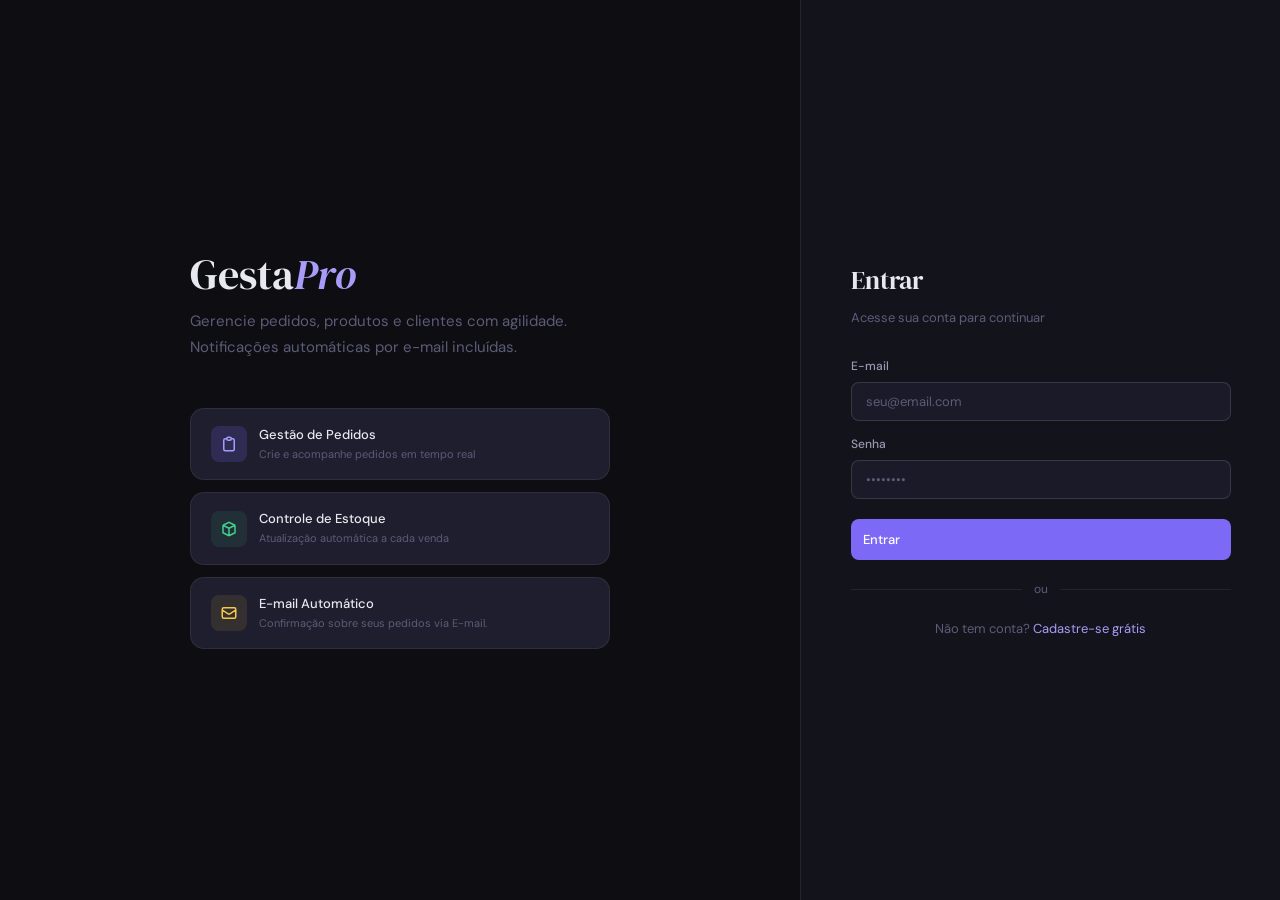
<file: FrontEnd/index.html>
<!DOCTYPE html>
<html lang="pt-BR">
<head>
<meta charset="UTF-8">
<meta name="viewport" content="width=device-width, initial-scale=1.0">
<title>GestaPro — Sistema de Pedidos</title>
<link rel="preconnect" href="https://fonts.googleapis.com">
<link href="https://fonts.googleapis.com/css2?family=DM+Serif+Display:ital@0;1&family=DM+Sans:wght@300;400;500;600&display=swap" rel="stylesheet">
<link rel="stylesheet" href="style.css">
<script src="script.js"></script>
</head>
<body>

<!-- ══════════════════════════════════════════════════
     AUTH SCREEN
═══════════════════════════════════════════════════ -->
<div class="auth-screen" id="authScreen">
  <div class="auth-left">
    <div>
      <div class="auth-brand">Gesta<em>Pro</em></div>
      <p class="auth-tagline">Gerencie pedidos, produtos e clientes com agilidade. Notificações automáticas por e-mail incluídas.</p>
      <div class="auth-visual">
        <div class="auth-feature">
          <div class="auth-feature-icon" style="background: var(--accent-glow);">
            <svg viewBox="0 0 24 24" fill="none" stroke="var(--accent2)" stroke-width="2"><path d="M9 5H7a2 2 0 00-2 2v12a2 2 0 002 2h10a2 2 0 002-2V7a2 2 0 00-2-2h-2M9 5a2 2 0 002 2h2a2 2 0 002-2M9 5a2 2 0 012-2h2a2 2 0 012 2"/></svg>
          </div>
          <div class="auth-feature-text">
            <div class="t1">Gestão de Pedidos</div>
            <div class="t2">Crie e acompanhe pedidos em tempo real</div>
          </div>
        </div>
        <div class="auth-feature">
          <div class="auth-feature-icon" style="background: var(--green-bg);">
            <svg viewBox="0 0 24 24" fill="none" stroke="var(--green)" stroke-width="2"><path d="M20 7l-8-4-8 4m16 0l-8 4m8-4v10l-8 4m0-10L4 7m8 4v10M4 7v10l8 4"/></svg>
          </div>
          <div class="auth-feature-text">
            <div class="t1">Controle de Estoque</div>
            <div class="t2">Atualização automática a cada venda</div>
          </div>
        </div>
        <div class="auth-feature">
          <div class="auth-feature-icon" style="background: var(--amber-bg);">
            <svg viewBox="0 0 24 24" fill="none" stroke="var(--amber)" stroke-width="2"><path d="M3 8l7.89 5.26a2 2 0 002.22 0L21 8M5 19h14a2 2 0 002-2V7a2 2 0 00-2-2H5a2 2 0 00-2 2v10a2 2 0 002 2z"/></svg>
          </div>
          <div class="auth-feature-text">
            <div class="t1">E-mail Automático</div>
            <div class="t2">Confirmação sobre seus pedidos via E-mail.</div>
          </div>
        </div>
      </div>
    </div>
  </div>

  <div class="auth-right">
    <!-- LOGIN FORM -->
    <div class="auth-box" id="loginForm">
      <div class="auth-title">Entrar</div>
      <div class="auth-sub">Acesse sua conta para continuar</div>
      <div id="loginError"></div>
      <div class="form-grid" style="gap:14px">
        <div class="form-group">
          <label>E-mail</label>
          <input type="email" id="loginEmail" placeholder="seu@email.com">
        </div>
        <div class="form-group">
          <label>Senha</label>
          <input type="password" id="loginPassword" placeholder="••••••••">
        </div>
      </div>
      <button class="btn btn-primary" style="width:100%;margin-top:20px;padding:12px;" onclick="doLogin()">Entrar</button>
      <div class="auth-divider">ou</div>
      <div class="auth-switch">Não tem conta? <a onclick="showRegister()">Cadastre-se grátis</a></div>
    </div>

    <!-- REGISTER FORM -->
    <div class="auth-box" id="registerForm" style="display:none">
      <div class="auth-title">Criar conta</div>
      <div class="auth-sub">Preencha os dados para se cadastrar</div>
      <div id="registerError"></div>
      <div class="form-grid" style="gap:14px">
        <div class="form-group">
          <label>Nome completo</label>
          <input type="text" id="regNome" placeholder="João da Silva">
        </div>
        <div class="form-group">
          <label>E-mail</label>
          <input type="email" id="regEmail" placeholder="seu@email.com">
        </div>
        <div class="form-group">
          <label>CPF</label>
          <input type="text" id="regCpf" placeholder="000.000.000-00" maxlength="14" oninput="maskCPF(this)">
        </div>
        <div class="form-group">
          <label>Senha</label>
          <input type="password" id="regSenha" placeholder="Mínimo 6 caracteres">
        </div>
        <div class="form-group">
          <label>Confirmar senha</label>
          <input type="password" id="regConfirm" placeholder="Repita a senha">
        </div>
      </div>
      <button class="btn btn-primary" style="width:100%;margin-top:20px;padding:12px;" onclick="doRegister()">Criar conta</button>
      <div class="auth-switch" style="margin-top:14px">Já tem conta? <a onclick="showLogin()">Entrar</a></div>
    </div>
  </div>
</div>

<!-- ══════════════════════════════════════════════════
     MAIN APP
═══════════════════════════════════════════════════ -->
<div class="app hidden" id="mainApp">
  <!-- SIDEBAR -->
  <nav class="sidebar" id="sidebar">
    <div class="sidebar-logo">
      <div class="brand">Gesta<span>Pro</span></div>
      <div class="tagline">Sistema de Pedidos</div>
    </div>
    <div class="nav">
      <div class="nav-section">
        <div class="nav-label">Principal</div>
        <div class="nav-item active" onclick="goPage('dashboard', this)">
          <svg viewBox="0 0 24 24" fill="none" stroke="currentColor" stroke-width="2"><rect x="3" y="3" width="7" height="7"/><rect x="14" y="3" width="7" height="7"/><rect x="14" y="14" width="7" height="7"/><rect x="3" y="14" width="7" height="7"/></svg>
          Dashboard
        </div>
        <div class="nav-item" onclick="goPage('pedidos', this)">
          <svg viewBox="0 0 24 24" fill="none" stroke="currentColor" stroke-width="2"><path d="M9 5H7a2 2 0 00-2 2v12a2 2 0 002 2h10a2 2 0 002-2V7a2 2 0 00-2-2h-2M9 5a2 2 0 002 2h2a2 2 0 002-2M9 5a2 2 0 012-2h2a2 2 0 012 2"/></svg>
          Pedidos
        </div>
        <div class="nav-item" onclick="goPage('produtos', this)">
          <svg viewBox="0 0 24 24" fill="none" stroke="currentColor" stroke-width="2"><path d="M20 7l-8-4-8 4m16 0l-8 4m8-4v10l-8 4m0-10L4 7m8 4v10M4 7v10l8 4"/></svg>
          Produtos
        </div>
        <div class="nav-item" onclick="goPage('clientes', this)">
          <svg viewBox="0 0 24 24" fill="none" stroke="currentColor" stroke-width="2"><path d="M17 21v-2a4 4 0 00-4-4H5a4 4 0 00-4 4v2"/><circle cx="9" cy="7" r="4"/><path d="M23 21v-2a4 4 0 00-3-3.87M16 3.13a4 4 0 010 7.75"/></svg>
          Clientes
        </div>
      </div>
      <div class="nav-section">
        <div class="nav-label">Ações</div>
        <div class="nav-item" onclick="openModal('modalNovoPedido')">
          <svg viewBox="0 0 24 24" fill="none" stroke="currentColor" stroke-width="2"><circle cx="9" cy="21" r="1"/><circle cx="20" cy="21" r="1"/><path d="M1 1h4l2.68 13.39a2 2 0 002 1.61h9.72a2 2 0 002-1.61L23 6H6"/></svg>
          Novo Pedido
        </div>
      </div>
    </div>
    <div class="sidebar-footer">
      <div class="user-chip" onclick="doLogout()">
        <div class="avatar" id="avatarInit">JD</div>
        <div class="user-info">
          <div class="name" id="userNameDisplay">João da Silva</div>
          <div class="role">Sair da conta</div>
        </div>
      </div>
    </div>
  </nav>

  <!-- MAIN CONTENT -->
  <div class="main">
    <div class="topbar">
      <div class="topbar-title" id="pageTitle">Dashboard</div>
      <div class="topbar-actions">
        <button class="btn btn-ghost btn-sm" onclick="openModal('modalNovoPedido')">
          <svg width="14" height="14" viewBox="0 0 24 24" fill="none" stroke="currentColor" stroke-width="2"><line x1="12" y1="5" x2="12" y2="19"/><line x1="5" y1="12" x2="19" y2="12"/></svg>
          Novo Pedido
        </button>
      </div>
    </div>

    <div class="content">

      <!-- ── DASHBOARD ── -->
      <div data-page="dashboard" class="active">
        <div class="stats-grid">
          <div class="stat-card">
            <div class="stat-icon" style="background:var(--accent-glow)">
              <svg viewBox="0 0 24 24" fill="none" stroke="var(--accent2)" stroke-width="2"><path d="M9 5H7a2 2 0 00-2 2v12a2 2 0 002 2h10a2 2 0 002-2V7a2 2 0 00-2-2h-2M9 5a2 2 0 002 2h2a2 2 0 002-2"/></svg>
            </div>
            <div class="stat-label">Total de Pedidos</div>
            <div class="stat-value" id="statPedidos">0</div>
            <div class="stat-delta up">↑ todos os status</div>
          </div>
          <div class="stat-card">
            <div class="stat-icon" style="background:var(--green-bg)">
              <svg viewBox="0 0 24 24" fill="none" stroke="var(--green)" stroke-width="2"><line x1="12" y1="1" x2="12" y2="23"/><path d="M17 5H9.5a3.5 3.5 0 000 7h5a3.5 3.5 0 010 7H6"/></svg>
            </div>
            <div class="stat-label">Receita Total</div>
            <div class="stat-value" id="statReceita">R$ 0</div>
            <div class="stat-delta up">↑ pedidos pagos</div>
          </div>
          <div class="stat-card">
            <div class="stat-icon" style="background:var(--amber-bg)">
              <svg viewBox="0 0 24 24" fill="none" stroke="var(--amber)" stroke-width="2"><path d="M20 7l-8-4-8 4m16 0l-8 4m8-4v10l-8 4m0-10L4 7m8 4v10M4 7v10l8 4"/></svg>
            </div>
            <div class="stat-label">Produtos</div>
            <div class="stat-value" id="statProdutos">0</div>
            <div class="stat-delta">no catálogo</div>
          </div>
          <div class="stat-card">
            <div class="stat-icon" style="background:rgba(62,207,142,0.08)">
              <svg viewBox="0 0 24 24" fill="none" stroke="var(--green)" stroke-width="2"><path d="M17 21v-2a4 4 0 00-4-4H5a4 4 0 00-4 4v2"/><circle cx="9" cy="7" r="4"/></svg>
            </div>
            <div class="stat-label">Clientes</div>
            <div class="stat-value" id="statClientes">0</div>
            <div class="stat-delta">cadastrados</div>
          </div>
        </div>

        <div style="display:grid;grid-template-columns:1fr 1fr;gap:20px">
          <div class="card">
            <div class="card-title">Últimos pedidos</div>
            <div class="card-sub" style="margin-bottom:16px">Pedidos mais recentes</div>
            <div class="table-wrap">
              <table>
                <thead><tr><th>Cliente</th><th>Status</th><th>Total</th></tr></thead>
                <tbody id="dashRecentOrders">
                  <tr><td colspan="3" style="text-align:center;color:var(--text3);padding:24px">Nenhum pedido ainda</td></tr>
                </tbody>
              </table>
            </div>
          </div>
          <div class="card">
            <div class="card-title">Produtos mais vendidos</div>
            <div class="card-sub" style="margin-bottom:16px">Por quantidade de pedidos</div>
            <div id="topProdutos" style="display:flex;flex-direction:column;gap:10px">
              <div style="color:var(--text3);font-size:13px;text-align:center;padding:24px">Nenhum dado ainda</div>
            </div>
          </div>
        </div>
      </div>

      <!-- ── PEDIDOS ── -->
      <div data-page="pedidos">
        <div style="display:flex;align-items:center;justify-content:space-between;margin-bottom:24px">
          <div>
            <h2 style="font-size:20px;font-weight:500">Pedidos</h2>
            <p style="color:var(--text3);font-size:13px">Gerencie todos os pedidos do sistema</p>
          </div>
          <button class="btn btn-primary" onclick="openModal('modalNovoPedido')">+ Novo Pedido</button>
        </div>
        <div class="card">
          <div class="tabs">
            <div class="tab active" onclick="filterPedidos('TODOS', this)">Todos</div>
            <div class="tab" onclick="filterPedidos('AGUARDANDO_PAGAMENTO', this)">Aguardando</div>
            <div class="tab" onclick="filterPedidos('PAGO', this)">Pagos</div>
            <div class="tab" onclick="filterPedidos('CANCELADO', this)">Cancelados</div>
          </div>
          <div class="table-wrap">
            <table>
              <thead><tr><th>#</th><th>Cliente</th><th>Data</th><th>Itens</th><th>Total</th><th>Status</th><th>Ações</th></tr></thead>
              <tbody id="tabelaPedidos">
                <tr><td colspan="7" style="text-align:center;color:var(--text3);padding:40px">Carregando...</td></tr>
              </tbody>
            </table>
          </div>
        </div>
      </div>

      <!-- ── PRODUTOS ── -->
     <div data-page="produtos">
  <div style="display:flex;align-items:center;justify-content:space-between;margin-bottom:24px">
    <div>
      <h2 style="font-size:20px;font-weight:500">Produtos</h2>
      <p style="color:var(--text3);font-size:13px">Catálogo e controle de estoque</p>
    </div>
    <button class="btn btn-primary" onclick="openModal('modalNovoProduto')">+ Novo Produto</button>
  </div>
  <div class="card">
    <div class="table-wrap">
      <table>
        <thead>
          <tr>
            <th>Nome</th>
            <th>SKU</th>
            <th>Preço</th>
            <th>Marca</th>
            <th>Quantidade Estoque</th>
            <th>Categoria</th>
            <th>Ações</th> </tr>
        </thead>
        <tbody id="tabelaProdutos">
          <tr><td colspan="7" style="text-align:center;color:var(--text3);padding:40px">Carregando...</td></tr> </tbody>
      </table>
    </div>
  </div>
</div>

      <!-- ── CLIENTES ── -->
      <div data-page="clientes">
        <div style="display:flex;align-items:center;justify-content:space-between;margin-bottom:24px">
          <div>
            <h2 style="font-size:20px;font-weight:500">Clientes</h2>
            <p style="color:var(--text3);font-size:13px">Cadastro de clientes</p>
          </div>
          <button class="btn btn-primary" onclick="openModal('modalNovoCliente')">+ Novo Cliente</button>
        </div>
        <div class="card">
          <div class="table-wrap">
            <table>
              <thead><tr><th>Nome</th><th>E-mail</th><th>CPF</th><th>Cadastro</th><th>Ações</th></tr></thead>
              <tbody id="tabelaClientes">
                <tr><td colspan="5" style="text-align:center;color:var(--text3);padding:40px">Carregando...</td></tr>
              </tbody>
            </table>
          </div>
        </div>
      </div>

      <div class="modal-overlay" id="modalEditarCliente">
  <div class="modal">
    <h3>Editar E-mail do Cliente</h3>

    <label>Nome</label>
    <input type="text" id="editCliNome" disabled>

    <label>CPF</label>
    <input type="text" id="editCliCpf" disabled>

    <label>E-mail</label>
    <input type="email" id="editCliEmail">

    <input type="hidden" id="editCliId">

    <div style="display:flex; gap:8px; margin-top:16px">
      <button class="btn btn-ghost" onclick="closeModal('modalEditarCliente')">Cancelar</button>
      <button class="btn btn-primary" onclick="salvarEmailCliente()">Salvar E-mail</button>
    </div>
  </div>
</div>

    </div><!-- /content -->
  </div><!-- /main -->
</div><!-- /app -->

<!-- ══════════════════════════════════════════════════
     MODALS
═══════════════════════════════════════════════════ -->

<!-- Modal: Novo Pedido -->
<div class="modal-overlay" id="modalNovoPedido">
  <div class="modal" style="max-width:600px">
    <div class="modal-header">
      <div class="modal-title">Novo Pedido</div>
      <button class="btn btn-ghost btn-sm" onclick="closeModal('modalNovoPedido')">✕</button>
    </div>
    <div class="form-group" style="margin-bottom:16px">
      <label>Cliente</label>
      <select id="pedidoCliente">
        <option value="">Selecione um cliente...</option>
      </select>
    </div>
    <div style="background:var(--bg3);border:1px solid var(--border);border-radius:var(--radius-sm);padding:16px;margin-bottom:16px">
      <div style="font-size:12px;font-weight:500;color:var(--text2);margin-bottom:12px;text-transform:uppercase;letter-spacing:0.06em">Adicionar Item</div>
      <div style="display:grid;grid-template-columns:1fr auto auto;gap:10px;align-items:end">
        <div class="form-group" style="margin:0">
          <label>Produto</label>
          <select id="pedidoProduto"></select>
        </div>
        <div class="form-group" style="margin:0;width:80px">
          <label>Qtd</label>
          <input type="number" id="pedidoQtd" min="1" value="1" style="width:80px">
        </div>
        <button class="btn btn-ghost" onclick="addCartItem()">Adicionar</button>
      </div>
    </div>
    <div id="cartItems"></div>
    <div class="cart-summary">
      <div class="cart-total"><span>Total</span><span id="cartTotal">R$ 0,00</span></div>
    </div>
    <div style="display:flex;gap:10px;margin-top:20px;justify-content:flex-end">
      <button class="btn btn-ghost" onclick="closeModal('modalNovoPedido')">Cancelar</button>
      <button class="btn btn-primary" onclick="criarPedido()">Criar Pedido</button>
    </div>
  </div>
</div>

<!-- Modal: Novo/Editar Produto -->
<div class="modal-overlay" id="modalNovoProduto">
  <div class="modal">
    <div class="modal-header">
      <div class="modal-title" id="produtoModalTitle">Novo Produto</div>
      <button class="btn btn-ghost btn-sm" onclick="closeModal('modalNovoProduto')">✕</button>
    </div>
    <div class="form-grid">
      <div class="form-group">
        <label>Nome do produto</label>
        <input type="text" id="prodNome" placeholder="Ex: Teclado Mecânico">
      </div>
      <div class="form-group">
        <label>SKU</label>
        <input type="text" id="prodSku" placeholder="Ex: TEC-001">
      </div>
      <div class="form-grid form-grid-2">
        <div class="form-group">
          <label>Preço (R$)</label>
          <input type="number" id="prodPreco" placeholder="0,00" min="0" step="0.01">
        </div>
        <div class="form-group">
          <label>Estoque inicial</label>
          <input type="number" id="prodEstoque" placeholder="0" min="0">
        </div>
      </div>
      <div class="form-grid form-grid-2">
        <div class="form-group">
          <label>Categoria</label>
          <input type="text" id="prodCategoria" placeholder="Ex: Periféricos">
        </div>
        <div class="form-group">
          <label>Marca</label>
          <input type="text" id="prodMarca" placeholder="Ex: Logitech">
        </div>
      </div>
    </div>
    <div style="display:flex;gap:10px;margin-top:20px;justify-content:flex-end">
      <button class="btn btn-ghost" onclick="closeModal('modalNovoProduto')">Cancelar</button>
      <button class="btn btn-primary" id="btnSalvarProduto" onclick="criarProduto()">Salvar Produto</button>
    </div>
  </div>
</div>

<!-- Modal: Novo Cliente -->
<div class="modal-overlay" id="modalNovoCliente">
  <div class="modal">
    <div class="modal-header">
      <div class="modal-title">Novo Cliente</div>
      <button class="btn btn-ghost btn-sm" onclick="closeModal('modalNovoCliente')">✕</button>
    </div>
    <div class="form-grid">
      <div class="form-group">
        <label>Nome completo</label>
        <input type="text" id="cliNome" placeholder="João da Silva">
      </div>
      <div class="form-group">
        <label>E-mail</label>
        <input type="email" id="cliEmail" placeholder="joao@email.com">
      </div>
      <div class="form-group">
        <label>CPF</label>
        <input type="text" id="cliCpf" placeholder="000.000.000-00" maxlength="14" oninput="maskCPF(this)">
      </div>
    </div>
    <div style="display:flex;gap:10px;margin-top:20px;justify-content:flex-end">
      <button class="btn btn-ghost" onclick="closeModal('modalNovoCliente')">Cancelar</button>
      <button class="btn btn-primary" onclick="criarCliente()">Salvar Cliente</button>
    </div>
  </div>
</div>

<!-- Toast container -->
<div class="toast-container" id="toastContainer"></div>
</body>
</html>
</file>
<file: FrontEnd/style.css>
*, *::before, *::after { box-sizing: border-box; margin: 0; padding: 0; }

  :root {
    --bg: #0d0d12;
    --bg2: #13131c;
    --bg3: #1a1a28;
    --card: #1e1e2e;
    --card2: #25253a;
    --border: rgba(255,255,255,0.07);
    --border2: rgba(255,255,255,0.13);
    --accent: #7c6af7;
    --accent2: #a89cf9;
    --accent-glow: rgba(124,106,247,0.18);
    --green: #3ecf8e;
    --green-bg: rgba(62,207,142,0.1);
    --amber: #f7c948;
    --amber-bg: rgba(247,201,72,0.1);
    --red: #f5614e;
    --red-bg: rgba(245,97,78,0.1);
    --text: #e8e8f0;
    --text2: #9898b0;
    --text3: #5c5c78;
    --radius: 14px;
    --radius-sm: 8px;
    --shadow: 0 4px 24px rgba(0,0,0,0.4);
    --sidebar-w: 240px;
  }

  body {
    font-family: 'DM Sans', sans-serif;
    background: var(--bg);
    color: var(--text);
    min-height: 100vh;
    font-size: 14px;
    line-height: 1.6;
  }

  /* ─── LAYOUT ─── */
  .app { display: flex; min-height: 100vh; }

  /* ─── SIDEBAR ─── */
  .sidebar {
    width: var(--sidebar-w);
    background: var(--bg2);
    border-right: 1px solid var(--border);
    display: flex;
    flex-direction: column;
    position: fixed;
    height: 100vh;
    z-index: 50;
    transition: transform 0.3s ease;
  }
  .sidebar-logo {
    padding: 28px 24px 20px;
    border-bottom: 1px solid var(--border);
  }
  .sidebar-logo .brand {
    font-family: 'DM Serif Display', serif;
    font-size: 22px;
    color: var(--text);
    letter-spacing: -0.5px;
  }
  .sidebar-logo .brand span { color: var(--accent2); font-style: italic; }
  .sidebar-logo .tagline { font-size: 11px; color: var(--text3); margin-top: 2px; letter-spacing: 0.04em; text-transform: uppercase; }

  .nav { flex: 1; padding: 16px 12px; }
  .nav-section { margin-bottom: 20px; }
  .nav-label { font-size: 10px; letter-spacing: 0.1em; text-transform: uppercase; color: var(--text3); padding: 0 12px; margin-bottom: 6px; }
  .nav-item {
    display: flex; align-items: center; gap: 10px;
    padding: 9px 12px;
    border-radius: var(--radius-sm);
    color: var(--text2);
    cursor: pointer;
    transition: all 0.15s;
    font-size: 14px;
    font-weight: 400;
    user-select: none;
  }
  .nav-item:hover { background: var(--bg3); color: var(--text); }
  .nav-item.active { background: var(--accent-glow); color: var(--accent2); }
  .nav-item svg { width: 17px; height: 17px; flex-shrink: 0; opacity: 0.85; }

  .sidebar-footer {
    padding: 16px 12px;
    border-top: 1px solid var(--border);
  }
  .user-chip {
    display: flex; align-items: center; gap: 10px;
    padding: 10px 12px;
    background: var(--bg3);
    border-radius: var(--radius-sm);
    cursor: pointer;
  }
  .avatar {
    width: 32px; height: 32px; border-radius: 50%;
    background: linear-gradient(135deg, var(--accent), #b09af9);
    display: flex; align-items: center; justify-content: center;
    font-size: 12px; font-weight: 600; color: #fff; flex-shrink: 0;
  }
  .user-info .name { font-size: 13px; font-weight: 500; color: var(--text); }
  .user-info .role { font-size: 11px; color: var(--text3); }

  /* ─── MAIN ─── */
  .main { margin-left: var(--sidebar-w); flex: 1; display: flex; flex-direction: column; }
  .topbar {
    height: 60px; padding: 0 32px;
    display: flex; align-items: center; justify-content: space-between;
    border-bottom: 1px solid var(--border);
    background: var(--bg);
    position: sticky; top: 0; z-index: 40;
  }
  .topbar-title { font-size: 18px; font-weight: 500; }
  .topbar-actions { display: flex; align-items: center; gap: 10px; }

  .content { padding: 32px; flex: 1; }

  /* ─── BUTTONS ─── */
  .btn {
    display: inline-flex; align-items: center; gap: 6px;
    padding: 9px 18px; border-radius: var(--radius-sm);
    font-size: 13px; font-weight: 500; font-family: 'DM Sans', sans-serif;
    cursor: pointer; border: none; transition: all 0.15s; white-space: nowrap;
  }
  .btn-primary {
    background: var(--accent); color: #fff;
  }
  .btn-primary:hover { background: #6a58e8; }
  .btn-ghost {
    background: transparent; color: var(--text2);
    border: 1px solid var(--border2);
  }
  .btn-ghost:hover { background: var(--bg3); color: var(--text); }
  .btn-danger { background: var(--red-bg); color: var(--red); border: 1px solid rgba(245,97,78,0.2); }
  .btn-sm { padding: 6px 12px; font-size: 12px; }

  /* ─── CARDS ─── */
  .card {
    background: var(--card);
    border: 1px solid var(--border);
    border-radius: var(--radius);
    padding: 24px;
  }
  .card-title { font-size: 15px; font-weight: 500; margin-bottom: 4px; }
  .card-sub { font-size: 12px; color: var(--text3); }

  /* ─── STAT CARDS ─── */
  .stats-grid { display: grid; grid-template-columns: repeat(4, 1fr); gap: 16px; margin-bottom: 28px; }
  .stat-card {
    background: var(--card); border: 1px solid var(--border); border-radius: var(--radius); padding: 20px;
  }
  .stat-label { font-size: 11px; text-transform: uppercase; letter-spacing: 0.07em; color: var(--text3); margin-bottom: 10px; }
  .stat-value { font-size: 28px; font-weight: 600; line-height: 1; margin-bottom: 6px; }
  .stat-delta { font-size: 12px; color: var(--text3); }
  .stat-delta.up { color: var(--green); }
  .stat-delta.down { color: var(--red); }
  .stat-icon {
    width: 36px; height: 36px; border-radius: var(--radius-sm);
    display: flex; align-items: center; justify-content: center;
    margin-bottom: 12px;
  }
  .stat-icon svg { width: 18px; height: 18px; }

  /* ─── BADGES ─── */
  .badge {
    display: inline-flex; align-items: center;
    padding: 3px 9px; border-radius: 20px; font-size: 11px; font-weight: 500;
  }
  .badge-green { background: var(--green-bg); color: var(--green); }
  .badge-amber { background: var(--amber-bg); color: var(--amber); }
  .badge-red { background: var(--red-bg); color: var(--red); }
  .badge-purple { background: var(--accent-glow); color: var(--accent2); }

  /* ─── TABLE ─── */
  .table-wrap { overflow-x: auto; }
  table { width: 100%; border-collapse: collapse; }
  th { font-size: 11px; text-transform: uppercase; letter-spacing: 0.07em; color: var(--text3); padding: 10px 16px; text-align: left; border-bottom: 1px solid var(--border); font-weight: 500; }
  td { padding: 14px 16px; border-bottom: 1px solid var(--border); color: var(--text2); font-size: 13px; }
  tr:last-child td { border-bottom: none; }
  tr:hover td { background: rgba(255,255,255,0.02); }
  td .primary { color: var(--text); font-weight: 500; }

  /* ─── FORMS ─── */
  .form-grid { display: grid; gap: 18px; }
  .form-grid-2 { grid-template-columns: 1fr 1fr; }
  .form-group { display: flex; flex-direction: column; gap: 6px; }
  label { font-size: 12px; font-weight: 500; color: var(--text2); }
  input, select, textarea {
    background: var(--bg3); border: 1px solid var(--border2);
    border-radius: var(--radius-sm); padding: 10px 14px;
    color: var(--text); font-family: 'DM Sans', sans-serif; font-size: 13px;
    outline: none; transition: border-color 0.15s;
    width: 100%;
  }
  input::placeholder, textarea::placeholder { color: var(--text3); }
  input:focus, select:focus, textarea:focus { border-color: var(--accent); }
  select option { background: var(--bg3); }

  /* ─── AUTH SCREEN ─── */
  .auth-screen {
    display: flex; min-height: 100vh;
    background: var(--bg);
  }
  .auth-left {
    flex: 1; display: flex; align-items: center; justify-content: center; padding: 48px;
  }
  .auth-right {
    width: 480px; background: var(--bg2); border-left: 1px solid var(--border);
    display: flex; align-items: center; justify-content: center; padding: 48px;
  }
  .auth-box { width: 100%; max-width: 380px; }
  .auth-brand {
    font-family: 'DM Serif Display', serif;
    font-size: 42px; line-height: 1.1; color: var(--text); margin-bottom: 12px;
  }
  .auth-brand em { color: var(--accent2); }
  .auth-tagline { font-size: 15px; color: var(--text3); line-height: 1.7; max-width: 420px; }
  .auth-visual {
    margin-top: 48px; display: flex; flex-direction: column; gap: 12px;
  }
  .auth-feature {
    display: flex; align-items: center; gap: 12px;
    background: var(--card); border: 1px solid var(--border);
    border-radius: var(--radius); padding: 16px 20px;
  }
  .auth-feature-icon {
    width: 36px; height: 36px; border-radius: var(--radius-sm);
    display: flex; align-items: center; justify-content: center; flex-shrink: 0;
  }
  .auth-feature-icon svg { width: 18px; height: 18px; }
  .auth-feature-text .t1 { font-size: 13px; font-weight: 500; }
  .auth-feature-text .t2 { font-size: 11px; color: var(--text3); }

  .auth-title { font-family: 'DM Serif Display', serif; font-size: 26px; color: var(--text); margin-bottom: 6px; }
  .auth-sub { font-size: 13px; color: var(--text3); margin-bottom: 28px; }
  .auth-switch { font-size: 13px; color: var(--text3); margin-top: 18px; text-align: center; }
  .auth-switch a { color: var(--accent2); cursor: pointer; text-decoration: none; }
  .auth-switch a:hover { text-decoration: underline; }
  .auth-divider { display: flex; align-items: center; gap: 12px; margin: 20px 0; color: var(--text3); font-size: 12px; }
  .auth-divider::before, .auth-divider::after { content: ''; flex: 1; height: 1px; background: var(--border); }

  /* ─── ALERTS ─── */
  .alert { padding: 12px 16px; border-radius: var(--radius-sm); font-size: 13px; margin-bottom: 16px; display: flex; gap: 8px; }
  .alert-error { background: var(--red-bg); color: var(--red); border: 1px solid rgba(245,97,78,0.2); }
  .alert-success { background: var(--green-bg); color: var(--green); border: 1px solid rgba(62,207,142,0.2); }

  /* ─── TABS ─── */
  .tabs { display: flex; gap: 4px; border-bottom: 1px solid var(--border); margin-bottom: 28px; }
  .tab {
    padding: 10px 20px; font-size: 13px; font-weight: 500; color: var(--text3);
    cursor: pointer; border-bottom: 2px solid transparent; margin-bottom: -1px; transition: all 0.15s;
  }
  .tab.active { color: var(--accent2); border-color: var(--accent2); }
  .tab:hover:not(.active) { color: var(--text); }

  /* ─── MODAL ─── */
  .modal-overlay {
    position: fixed; inset: 0; background: rgba(0,0,0,0.6); z-index: 100;
    display: flex; align-items: center; justify-content: center;
    opacity: 0; pointer-events: none; transition: opacity 0.2s;
  }
  .modal-overlay.open { opacity: 1; pointer-events: all; }
  .modal {
    background: var(--card); border: 1px solid var(--border2); border-radius: var(--radius);
    padding: 28px; width: 100%; max-width: 540px;
    transform: translateY(12px); transition: transform 0.2s;
  }
  .modal-overlay.open .modal { transform: translateY(0); }
  .modal-header { display: flex; align-items: center; justify-content: space-between; margin-bottom: 22px; }
  .modal-title { font-size: 16px; font-weight: 500; }

  /* ─── CART ─── */
  .cart-item {
    display: flex; align-items: center; justify-content: space-between;
    padding: 12px 0; border-bottom: 1px solid var(--border);
  }
  .cart-item:last-child { border-bottom: none; }
  .cart-summary { margin-top: 16px; padding-top: 16px; border-top: 1px solid var(--border2); }
  .cart-total { display: flex; justify-content: space-between; font-size: 16px; font-weight: 600; }

  /* ─── CHARTS placeholder ─── */
  .mini-bar-chart { display: flex; align-items: flex-end; gap: 6px; height: 60px; }
  .bar { flex: 1; background: var(--accent-glow); border-radius: 3px 3px 0 0; transition: background 0.15s; }
  .bar:hover { background: var(--accent); }

  /* ─── HIDE/SHOW pages ─── */
  [data-page] { display: none; }
  [data-page].active { display: block; }
  .auth-screen.hidden, .app.hidden { display: none !important; }

  /* ─── INPUT MASK HELPER ─── */
  .input-group { position: relative; }
  .input-hint { font-size: 11px; color: var(--text3); margin-top: 3px; }

  /* ─── RESPONSIVE ─── */
  @media (max-width: 900px) {
    .stats-grid { grid-template-columns: repeat(2, 1fr); }
    .form-grid-2 { grid-template-columns: 1fr; }
    .auth-right { width: 100%; }
    .auth-left { display: none; }
  }
  @media (max-width: 600px) {
    .main { margin-left: 0; }
    .sidebar { transform: translateX(-100%); }
    .sidebar.open { transform: translateX(0); }
    .stats-grid { grid-template-columns: 1fr 1fr; }
    .content { padding: 20px; }
  }

  /* ─── TOAST ─── */
  .toast-container { position: fixed; bottom: 24px; right: 24px; z-index: 200; display: flex; flex-direction: column; gap: 8px; }
  .toast {
    background: var(--card2); border: 1px solid var(--border2); border-radius: var(--radius-sm);
    padding: 12px 18px; font-size: 13px; color: var(--text);
    box-shadow: var(--shadow); animation: slideIn 0.25s ease;
    display: flex; align-items: center; gap: 8px; max-width: 320px;
  }
  .toast.success { border-color: rgba(62,207,142,0.3); }
  .toast.error { border-color: rgba(245,97,78,0.3); }
  @keyframes slideIn { from { transform: translateX(40px); opacity: 0; } to { transform: translateX(0); opacity: 1; } }

  /* ─── EMPTY STATE ─── */
  .empty-state { text-align: center; padding: 60px 20px; color: var(--text3); }
  .empty-state svg { width: 48px; height: 48px; margin-bottom: 12px; opacity: 0.3; }
  .empty-state p { font-size: 14px; }
</file>
